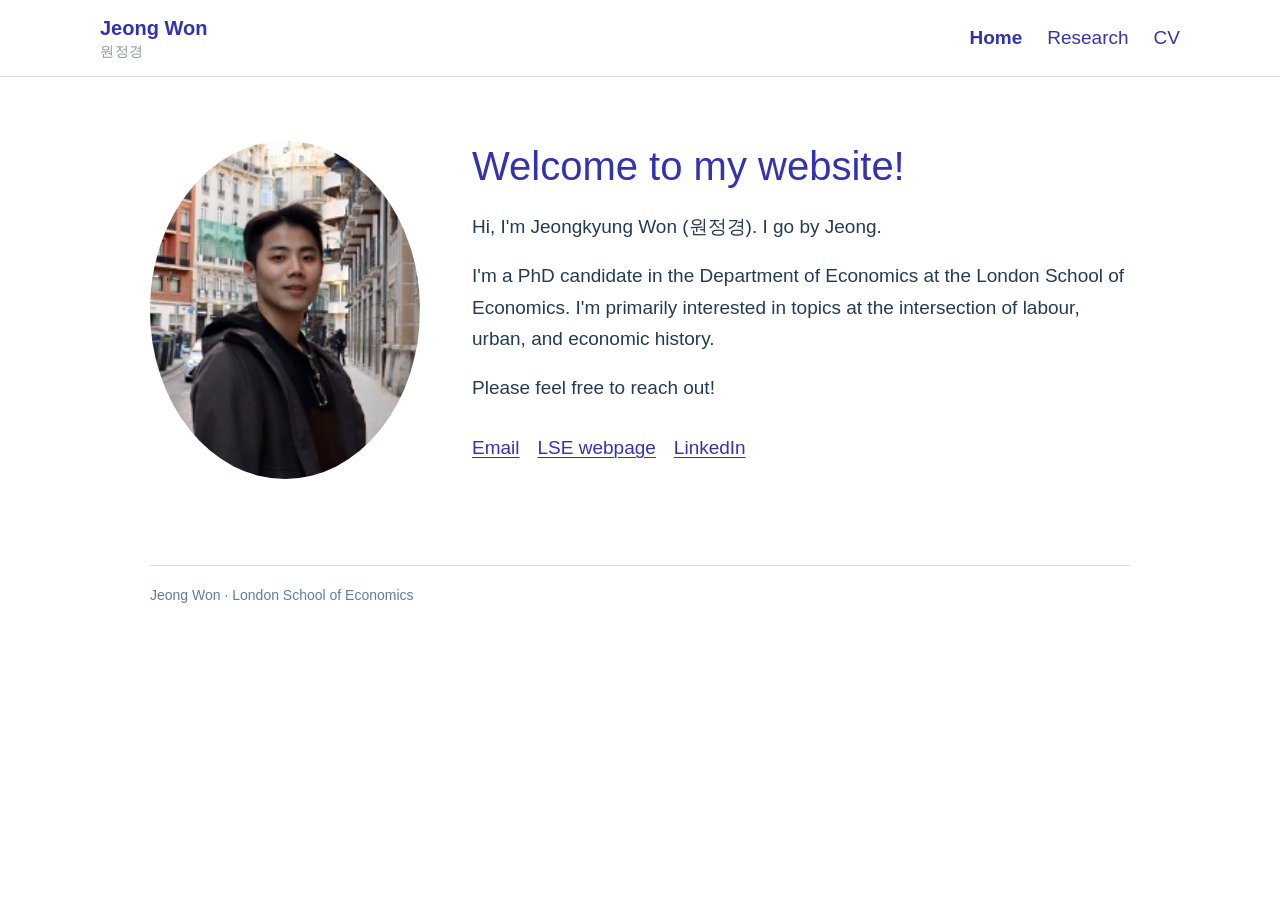
<file: index.html>
<!doctype html>
<html lang="en">
<head>
  <meta charset="utf-8">
  <meta name="viewport" content="width=device-width, initial-scale=1">
  <meta name="description" content="Jeong Won is a PhD candidate in the Department of Economics at the London School of Economics, interested in labour, urban, and economic history.">
  <title>Jeong Won | Home</title>
  <link rel="stylesheet" href="style.css?v=9">
</head>
<body>
  <header class="site-header">
    <nav class="site-nav" aria-label="Main navigation">
      <a class="site-name" href="index.html">
        <span>Jeong Won</span>
        <span class="site-name-korean" lang="ko">원정경</span>
      </a>
      <div class="nav-links">
        <a href="index.html" aria-current="page">Home</a>
        <a href="research.html">Research</a>
        <a href="cv.html">CV</a>
      </div>
    </nav>
  </header>

  <main class="home-layout">
    <div class="profile-photo-frame">
      <img class="profile-photo" src="assets/profile.jpg" alt="Portrait of Jeong Won">
    </div>
    <section class="home-intro" aria-labelledby="page-title">
      <h1 id="page-title">Welcome to my website!</h1>
      <p>Hi, I'm Jeongkyung Won (원정경). I go by Jeong.</p>
      <p>I'm a PhD candidate in the Department of Economics at the London School of Economics. I'm primarily interested in topics at the intersection of labour, urban, and economic history.</p>
      <p>Please feel free to reach out!</p>
      <p class="contact-links">
        <a href="mailto:j.won1@lse.ac.uk">Email</a>
        <a href="https://www.lse.ac.uk/people/jeongkyung-won" target="_blank" rel="noopener noreferrer">LSE webpage</a>
        <a href="https://www.linkedin.com/in/jeong-won-b62b85287/?isSelfProfile=true" target="_blank" rel="noopener noreferrer">LinkedIn</a>
      </p>
    </section>
  </main>

  <footer class="site-footer">Jeong Won · London School of Economics</footer>
</body>
</html>
</file>
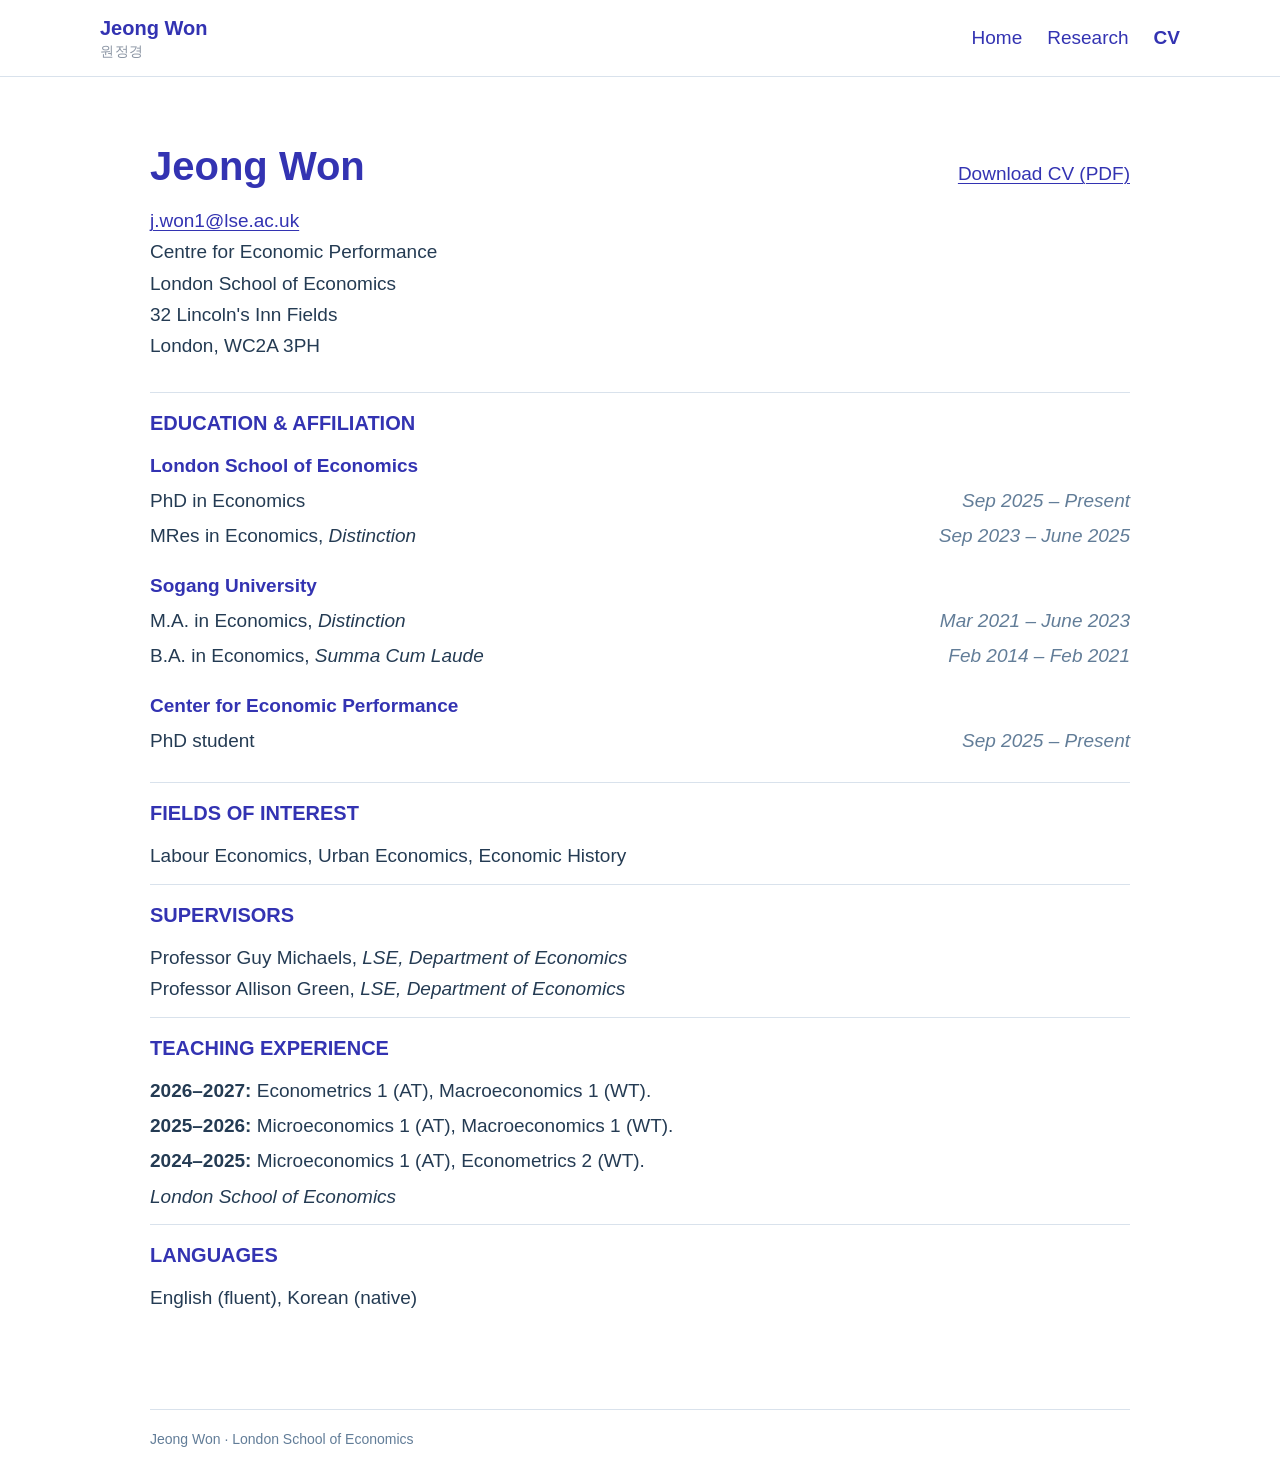
<file: cv.html>
<!doctype html>
<html lang="en">
<head>
  <meta charset="utf-8">
  <meta name="viewport" content="width=device-width, initial-scale=1">
  <meta name="description" content="Curriculum vitae of Jeong Won.">
  <title>Jeong Won | CV</title>
  <link rel="stylesheet" href="style.css?v=9">
</head>
<body>
  <header class="site-header">
    <nav class="site-nav" aria-label="Main navigation">
      <a class="site-name" href="index.html">
        <span>Jeong Won</span>
        <span class="site-name-korean" lang="ko">원정경</span>
      </a>
      <div class="nav-links">
        <a href="index.html">Home</a>
        <a href="research.html">Research</a>
        <a href="cv.html" aria-current="page">CV</a>
      </div>
    </nav>
  </header>

  <main class="page-content">
    <div class="page-heading">
      <h1>Jeong Won</h1>
      <a class="download-link" href="assets/pdfs/CV_JKwon.pdf" download>Download CV (PDF)</a>
    </div>
    <p class="cv-contact">
      <a href="mailto:j.won1@lse.ac.uk">j.won1@lse.ac.uk</a><br>
      Centre for Economic Performance<br>
      London School of Economics<br>
      32 Lincoln's Inn Fields<br>
      London, WC2A 3PH
    </p>

    <section class="cv-section">
      <h2>Education &amp; Affiliation</h2>
      <div class="cv-entry">
        <strong>London School of Economics</strong>
        <p><span>PhD in Economics</span> <span>Sep 2025 – Present</span></p>
        <p><span>MRes in Economics, <em>Distinction</em></span> <span>Sep 2023 – June 2025</span></p>
      </div>
      <div class="cv-entry">
        <strong>Sogang University</strong>
        <p><span>M.A. in Economics, <em>Distinction</em></span> <span>Mar 2021 – June 2023</span></p>
        <p><span>B.A. in Economics, <em>Summa Cum Laude</em></span> <span>Feb 2014 – Feb 2021</span></p>
      </div>
      <div class="cv-entry">
        <strong>Center for Economic Performance</strong>
        <p><span>PhD student</span> <span>Sep 2025 – Present</span></p>
      </div>
    </section>

    <section class="cv-section">
      <h2>Fields of Interest</h2>
      <p>Labour Economics, Urban Economics, Economic History</p>
    </section>

    <section class="cv-section">
      <h2>Supervisors</h2>
      <p>Professor Guy Michaels, <em>LSE, Department of Economics</em><br>
      Professor Allison Green, <em>LSE, Department of Economics</em></p>
    </section>

    <section class="cv-section">
      <h2>Teaching Experience</h2>
      <p><strong>2026–2027:</strong> Econometrics 1 (AT), Macroeconomics 1 (WT).</p>
      <p><strong>2025–2026:</strong> Microeconomics 1 (AT), Macroeconomics 1 (WT).</p>
      <p><strong>2024–2025:</strong> Microeconomics 1 (AT), Econometrics 2 (WT).</p>
      <p><em>London School of Economics</em></p>
    </section>

    <section class="cv-section">
      <h2>Languages</h2>
      <p>English (fluent), Korean (native)</p>
    </section>
  </main>

  <footer class="site-footer">Jeong Won · London School of Economics</footer>
</body>
</html>
</file>
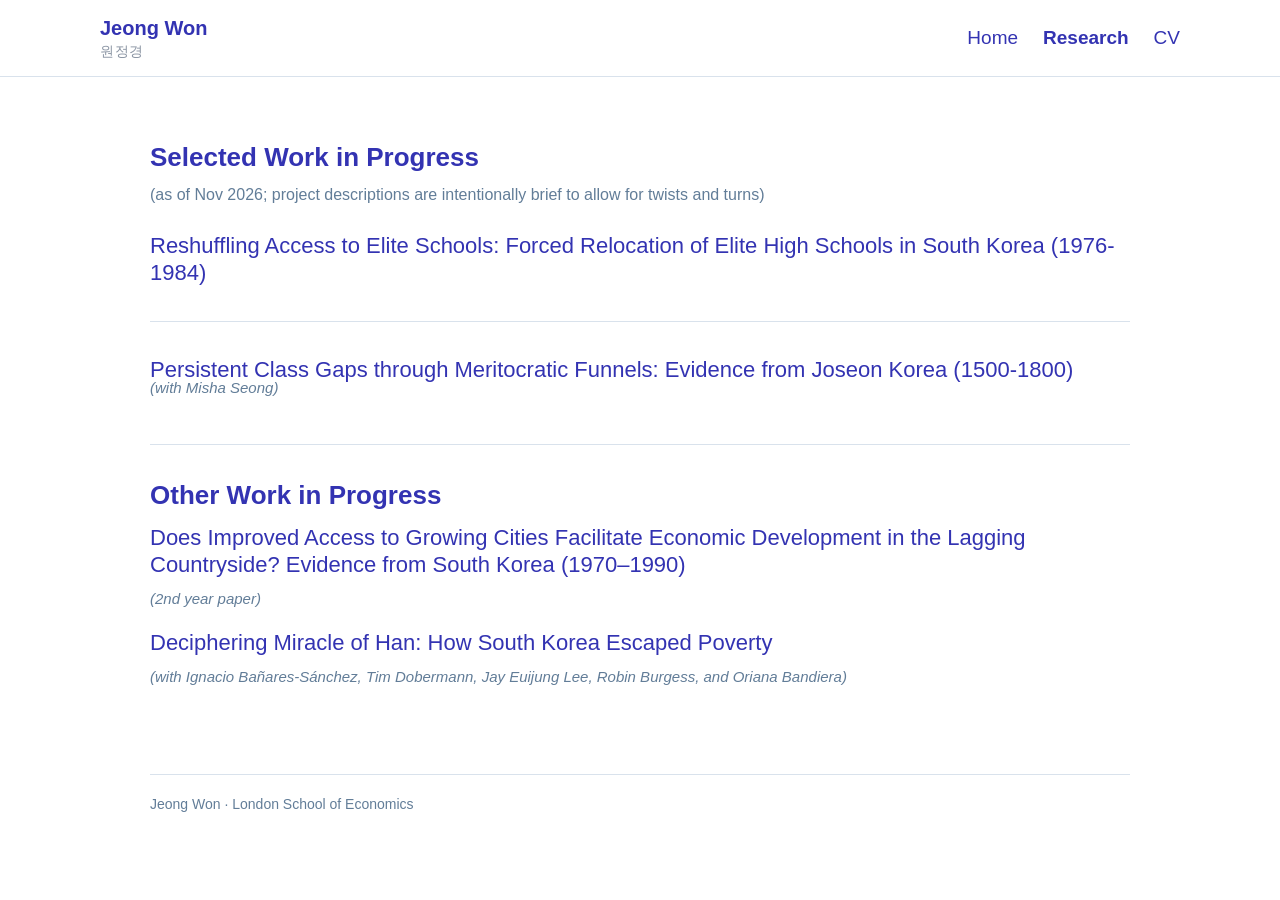
<file: research.html>
<!doctype html>
<html lang="en">
<head>
  <meta charset="utf-8">
  <meta name="viewport" content="width=device-width, initial-scale=1">
  <meta name="description" content="Research by Jeong Won in labour, urban, and economic history.">
  <title>Jeong Won | Research</title>
  <link rel="stylesheet" href="style.css?v=9">
</head>
<body>
  <header class="site-header">
    <nav class="site-nav" aria-label="Main navigation">
      <a class="site-name" href="index.html">
        <span>Jeong Won</span>
        <span class="site-name-korean" lang="ko">원정경</span>
      </a>
      <div class="nav-links">
        <a href="index.html">Home</a>
        <a href="research.html" aria-current="page">Research</a>
        <a href="cv.html">CV</a>
      </div>
    </nav>
  </header>

  <main class="page-content">
    <h1 class="section-heading">Selected Work in Progress</h1>
    <p class="section-note">(as of Nov 2026; project descriptions are intentionally brief to allow for twists and turns)</p>

    <article class="project">
      <details class="project-details">
        <summary>
          <span class="project-title">Reshuffling Access to Elite Schools: Forced Relocation of Elite High Schools in South Korea (1976-1984)</span>
        </summary>
        <p>Across societies, elite schools are often perceived as an early channel for elite transmission, yet we know little about how policies can reduce access gaps and how much these schools reinforce advantages across generations. This paper asks three relevant questions: if access to elite schools were reshuffled on a large scale, would families continue to value access to them? Would access gaps remain reduced, or widen again? And to what extent would incumbents lose from, and adapt to, the shock? To answer these questions, I leverage a large-scale reshuffling policy in South Korea (1976-1987). Following district-based admission reforms, elite schools were forcibly relocated from Seoul's old urban core to then-sparsely populated rural outskirts. First, I document a “gold-rush” response to the school relocations: announcements of elite school moves triggered sharp population inflows in receiving neighbourhoods. Second, I show that access to elite schools quickly became uneven: within five years, the parental college-graduate share in receiving districts rose by 22 percentage points. Third, I use birth-cohort variation among native residents of the origin district to estimate the effects of losing elite school access on upward mobility. Using Population Census microdata, I find that educational attainment falls sharply for the first cohort exposed to each relocation wave. Effects align more closely with prestige-weighted measures of school departures than with simple counts of relocated schools.</p>
        <div class="figure-grid figure-grid--three">
          <figure>
            <img src="assets/images/kyunggi-announcement-placebos.png" alt="Kyunggi High School announcement: in-space synthetic-control placebos">
          </figure>
          <figure>
            <img class="parent-composition" src="assets/images/parent-university-share-cropped.png" alt="County-level parental university share in 1975 compared with 1980">
          </figure>
          <figure>
            <img src="assets/images/log-years-schooling-event-study.png" alt="Event study of the effect on log years of schooling by birth cohort, Jongro with rest-of-Seoul controls">
          </figure>
        </div>
      </details>
    </article>

    <article class="project">
      <details class="project-details">
        <summary>
          <span class="project-title">Persistent Class Gaps through Meritocratic Funnels: Evidence from Joseon Korea (1500-1800)</span>
          <span class="coauthors">(with Misha Seong)</span>
        </summary>
        <p>Meritocratic selection may equalise credentials, but underlying class-related differences can persist even among individuals who reach the top echelons of society. To what extent do class gaps persist across generations despite meritocratic selection, through which channels, and with what implications for the allocation of power? We study these questions in Joseon Korea (15th-19th centuries), where entry into elites depended primarily on success in competitive civil service examinations for nearly five centuries. First, we document a set of empirical facts about class gaps in elite transmission between established and first-generation elites who passed the same exam with similar ranks. Second, we investigate potential mechanisms underlying these disparities, including social networks, inherited ability, and cultural capital.</p>
        <div class="figure-grid">
          <figure>
            <img src="assets/images/lineage.png" alt="Diagram of grandparent, parent, elite, and descendant lineage categories">
          </figure>
          <figure>
            <img src="assets/images/adjusted-margins.png" alt="Adjusted margins chart showing descendant passage by ancestral elite status">
          </figure>
        </div>
      </details>
    </article>

    <h2>Other Work in Progress</h2>
    <article class="project project-compact">
      <h2>Does Improved Access to Growing Cities Facilitate Economic Development in the Lagging Countryside? Evidence from South Korea (1970–1990)</h2>
      <p class="coauthors">(2nd year paper)</p>
    </article>
    <article class="project project-compact">
      <h2>Deciphering Miracle of Han: How South Korea Escaped Poverty</h2>
      <p class="coauthors">(with Ignacio Bañares-Sánchez, Tim Dobermann, Jay Euijung Lee, Robin Burgess, and Oriana Bandiera)</p>
    </article>
  </main>

  <footer class="site-footer">Jeong Won · London School of Economics</footer>
</body>
</html>
</file>
<file: style.css>
:root {
  color-scheme: light;
  --navy: #3333b2;
  --text: #243b53;
  --muted: #627d98;
  --rule: #d9e2ec;
  --paper: #ffffff;
  --canvas: #f8fafc;
}

* {
  box-sizing: border-box;
}

body {
  margin: 0;
  background: var(--paper);
  color: var(--text);
  font-family: Arial, Helvetica, sans-serif;
  font-size: 19px;
  line-height: 1.65;
}

a {
  color: var(--navy);
  text-decoration-thickness: 1px;
  text-underline-offset: 3px;
}

a:hover {
  color: #486581;
}

.site-header {
  border-bottom: 1px solid var(--rule);
}

.site-nav {
  width: min(100% - 48px, 1080px);
  min-height: 76px;
  margin: 0 auto;
  display: flex;
  align-items: center;
  justify-content: space-between;
  gap: 24px;
}

.site-name,
.nav-links a {
  color: var(--navy);
  text-decoration: none;
}

.site-name {
  display: flex;
  flex-direction: column;
  align-items: flex-start;
  font-size: 20px;
  font-weight: 700;
  line-height: 1.15;
}

.site-name-korean {
  margin-top: 3px;
  color: #8a94a3;
  font-size: 14px;
  font-weight: 400;
  letter-spacing: 0.04em;
}

.nav-links {
  display: flex;
  gap: 25px;
}

.nav-links a[aria-current="page"] {
  font-weight: 700;
}

.home-layout,
.page-content {
  width: min(100% - 48px, 980px);
  margin: 64px auto 84px;
}

.home-layout {
  display: grid;
  grid-template-columns: 270px minmax(0, 1fr);
  align-items: start;
  gap: 52px;
}

.profile-photo-frame {
  display: block;
  width: 100%;
  aspect-ratio: 4 / 5;
  border-radius: 50%;
  overflow: hidden;
}

.profile-photo {
  display: block;
  width: 100%;
  height: 100%;
  object-fit: cover;
  transform: scale(1.12);
}

h1,
h2 {
  color: var(--navy);
  line-height: 1.25;
}

h1 {
  margin: 0 0 20px;
  font-size: clamp(32px, 4vw, 40px);
  font-weight: 600;
}

.section-heading {
  font-size: 26px;
}

.section-note {
  margin: -12px 0 24px;
  color: var(--muted);
  font-size: 16px;
}

h2 {
  margin: 0 0 12px;
  font-size: 26px;
  font-weight: 600;
}

.home-intro h1,
.project h2 {
  font-weight: 400;
}

.project h2 {
  font-size: 22px;
}

.project-details summary {
  list-style: none;
  color: var(--navy);
  cursor: pointer;
  line-height: 1.25;
}

.project-details summary::-webkit-details-marker {
  display: none;
}

.project-details .project-title {
  display: block;
  font-size: 22px;
}

.project-details .project-funding {
  display: block;
  margin-top: 6px;
  color: #000;
  font-size: 19px;
}

.project-details .coauthors {
  display: block;
  margin: 18px 0 0;
  color: var(--muted);
  font-size: 15px;
  font-style: italic;
}

.project-details summary:hover {
  text-decoration: underline;
  text-underline-offset: 3px;
}

.home-intro p {
  margin: 0 0 18px;
}

.contact-links {
  display: flex;
  flex-wrap: wrap;
  gap: 18px;
  margin-top: 28px !important;
}

.project {
  padding: 0 0 34px;
  margin: 0 0 34px;
  border-bottom: 1px solid var(--rule);
}

.project:last-child {
  border-bottom: 0;
}

.project-compact {
  padding: 0;
  margin-bottom: 18px;
  border-bottom: 0;
}

.project p {
  margin: 0 0 22px;
}

.project .coauthors {
  margin: -4px 0 12px;
  color: var(--muted);
  font-size: 15px;
  font-style: italic;
}

.figure-grid {
  display: grid;
  grid-template-columns: repeat(2, minmax(0, 1fr));
  align-items: start;
  gap: 20px;
}

.figure-grid--three figure:nth-child(3) {
  grid-column: 1 / -1;
  width: calc(50% - 10px);
  justify-self: center;
}

figure {
  margin: 0;
}

figure img {
  display: block;
  width: 100%;
  background: var(--canvas);
  border: 1px solid var(--rule);
  border-radius: 3px;
}

figure img {
  height: 260px;
  object-fit: contain;
}

.parent-composition {
  height: auto;
  object-fit: contain;
  object-position: center;
}

figcaption {
  padding-top: 8px;
  color: var(--muted);
  font-size: 14px;
  line-height: 1.45;
}

.page-heading {
  display: flex;
  align-items: baseline;
  justify-content: space-between;
  gap: 20px;
  margin-bottom: 22px;
}

.page-heading h1 {
  margin-bottom: 0;
}

.download-link {
  flex-shrink: 0;
}

.cv-contact {
  margin: -8px 0 30px;
}

.cv-section {
  padding: 18px 0 8px;
  border-top: 1px solid var(--rule);
}

.cv-section h2 {
  margin-bottom: 14px;
  font-size: 20px;
  text-transform: uppercase;
}

.cv-section p {
  margin: 4px 0;
}

.cv-entry {
  margin: 0 0 18px;
}

.cv-entry > strong {
  color: var(--navy);
}

.cv-entry p {
  display: flex;
  justify-content: space-between;
  gap: 20px;
}

.cv-entry p > span:last-child {
  flex-shrink: 0;
  color: var(--muted);
  font-style: italic;
}

.site-footer {
  width: min(100% - 48px, 980px);
  margin: 0 auto;
  padding: 18px 0 28px;
  border-top: 1px solid var(--rule);
  color: var(--muted);
  font-size: 14px;
}

@media (max-width: 640px) {
  .site-nav {
    width: min(100% - 32px, 1080px);
    min-height: 68px;
    gap: 12px;
  }

  .site-name {
    font-size: 17px;
  }

  .site-name-korean {
    font-size: 12px;
  }

  .nav-links {
    gap: 14px;
  }

  .home-layout,
  .page-content,
  .site-footer {
    width: min(100% - 32px, 980px);
  }

  .home-layout {
    grid-template-columns: 1fr;
    gap: 25px;
    margin-top: 34px;
  }

  .profile-photo-frame {
    width: min(210px, 65%);
  }

  .figure-grid {
    grid-template-columns: 1fr;
  }

  .figure-grid--three figure:nth-child(3) {
    grid-column: auto;
    width: 100%;
  }

  .page-heading {
    align-items: flex-start;
    flex-direction: column;
    gap: 4px;
  }

  .cv-entry p {
    display: block;
  }

  .cv-entry p > span:last-child {
    display: block;
  }
}
</file>
